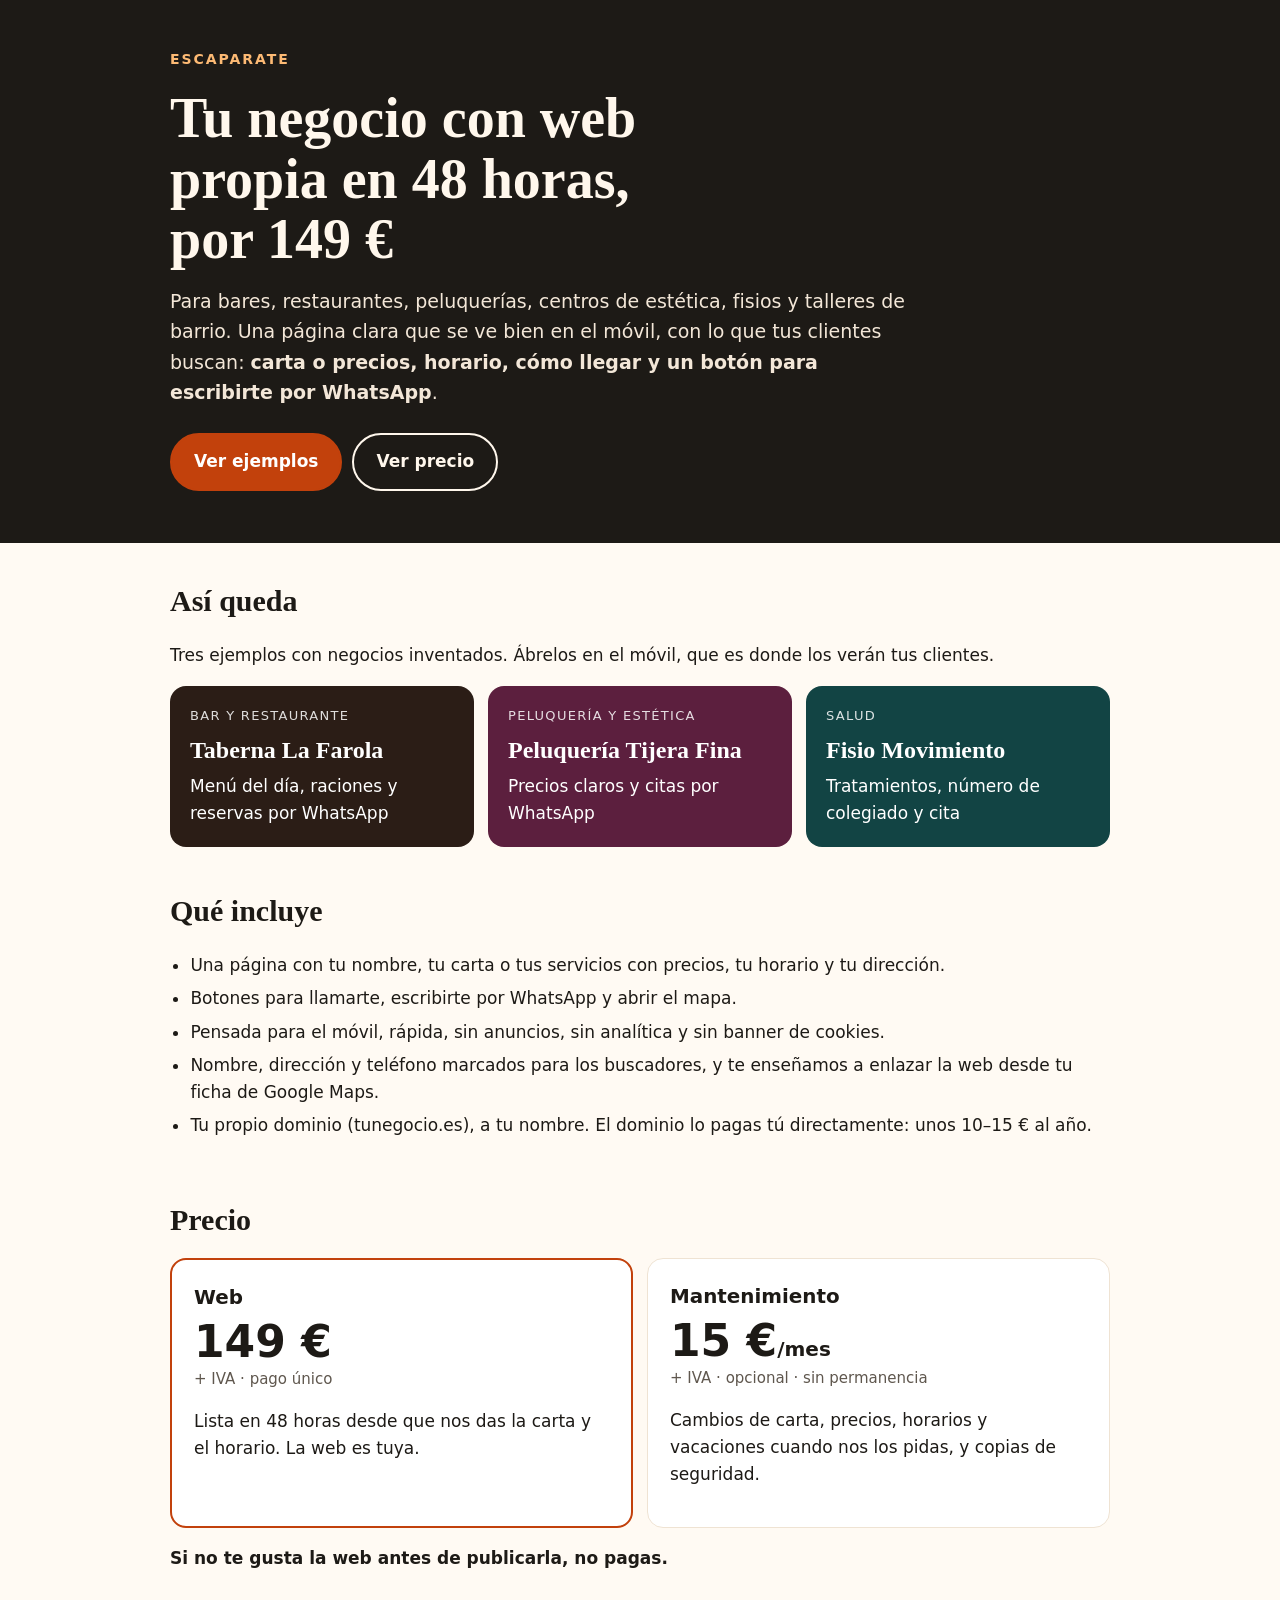
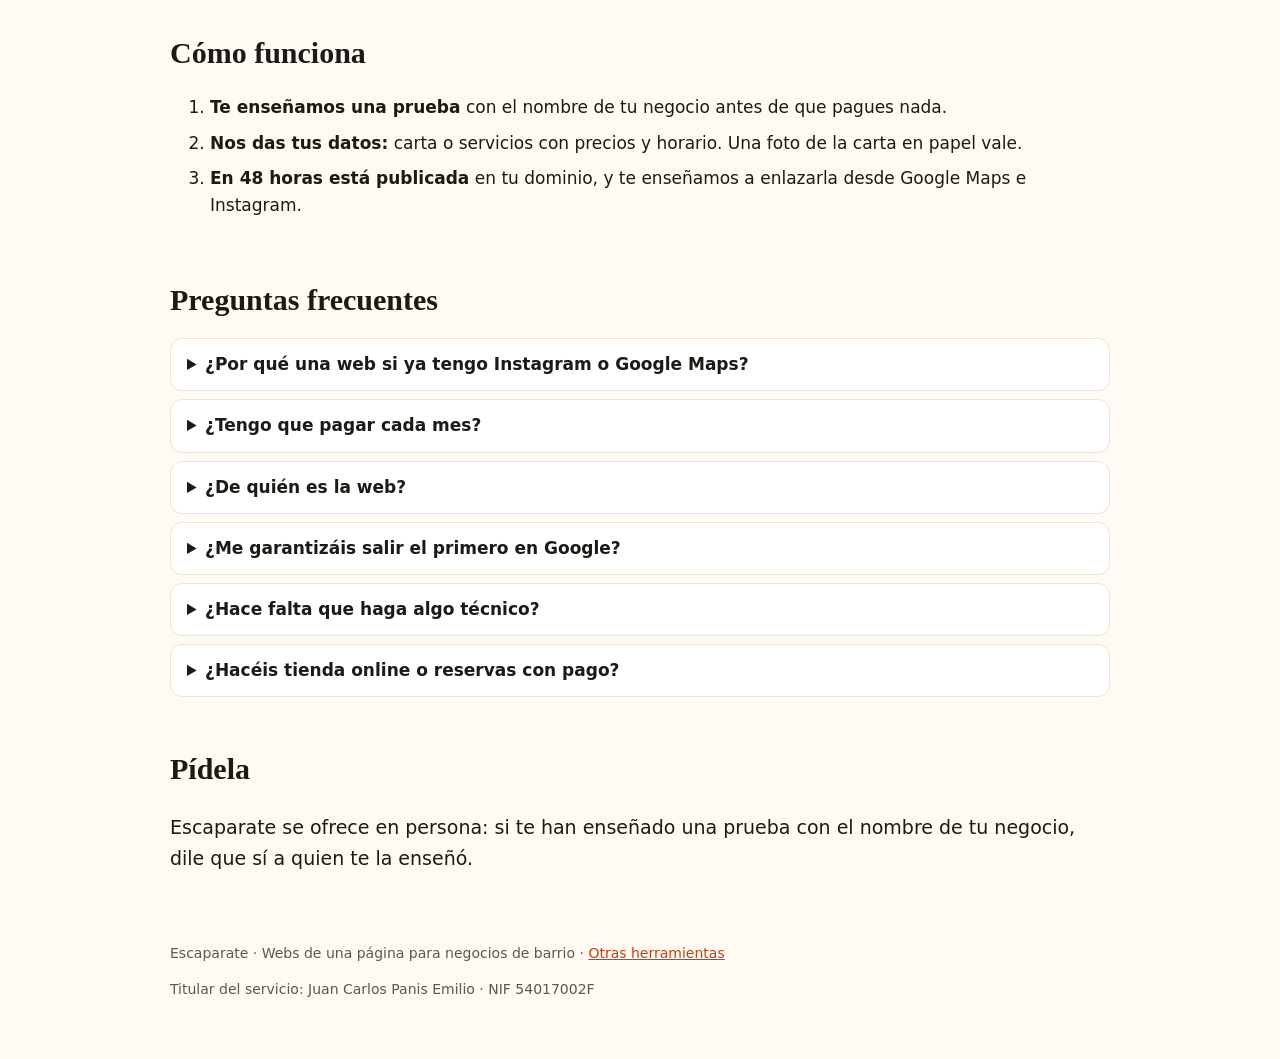
<file: index.html>
<!doctype html>
<html lang="es"><head><meta charset="utf-8"><meta http-equiv="Content-Security-Policy" content="default-src 'none'; style-src 'self'; img-src 'self' data:; base-uri 'none'; form-action 'none'"><meta name="viewport" content="width=device-width,initial-scale=1"><meta name="robots" content="noindex,follow"><meta name="google-site-verification" content="yU-MmDAEv0MF0oqv6WEPJR-Wn4J0yyzl8J-dgcel0is">
<title>Página web para bares, peluquerías y fisios por 149 € | Escaparate</title>
<meta name="description" content="Web de una página para tu negocio de barrio en 48 horas: carta o servicios, horario, mapa y botón de WhatsApp. 149 € + IVA, pago único. La web y el dominio son tuyos.">
<link rel="canonical" href="https://paniset.github.io/escaparate/"><meta property="og:type" content="website"><meta property="og:title" content="Tu negocio con web propia en 48 horas por 149 €"><meta property="og:description" content="Carta o servicios, horario, mapa y botón de WhatsApp. Pago único, sin permanencia."><meta property="og:url" content="https://paniset.github.io/escaparate/"><meta property="og:locale" content="es_ES"><link rel="icon" href="data:,"><link rel="stylesheet" href="style.css">
<script type="application/ld+json">{"@context":"https://schema.org","@type":"Service","name":"Escaparate: página web para negocios de barrio","serviceType":"Diseño de página web","areaServed":"Madrid","url":"https://paniset.github.io/escaparate/","offers":[{"@type":"Offer","name":"Web de una página","price":"149","priceCurrency":"EUR","description":"Pago único, IVA no incluido"},{"@type":"Offer","name":"Mantenimiento","price":"15","priceCurrency":"EUR","description":"Al mes, opcional, IVA no incluido"}]}</script></head>
<body>
<header class="hero"><div class="env">
<p class="marca">Escaparate</p>
<h1>Tu negocio con web propia en 48 horas, por 149 €</h1>
<p class="lead">Para bares, restaurantes, peluquerías, centros de estética, fisios y talleres de barrio. Una página clara que se ve bien en el móvil, con lo que tus clientes buscan: <strong>carta o precios, horario, cómo llegar y un botón para escribirte por WhatsApp</strong>.</p>
<p class="acciones"><a class="btn" href="#demos">Ver ejemplos</a><a class="btn sec" href="#precio">Ver precio</a></p>
</div></header>
<main class="env">
<section id="demos"><h2>Así queda</h2>
<p>Tres ejemplos con negocios inventados. Ábrelos en el móvil, que es donde los verán tus clientes.</p>
<div class="tarjetas">
<a class="tarjeta t-bar" href="demos/bar/"><span class="etq">Bar y restaurante</span><strong>Taberna La Farola</strong><span>Menú del día, raciones y reservas por WhatsApp</span></a>
<a class="tarjeta t-pelu" href="demos/peluqueria/"><span class="etq">Peluquería y estética</span><strong>Peluquería Tijera Fina</strong><span>Precios claros y citas por WhatsApp</span></a>
<a class="tarjeta t-fisio" href="demos/fisio/"><span class="etq">Salud</span><strong>Fisio Movimiento</strong><span>Tratamientos, número de colegiado y cita</span></a>
</div></section>

<section><h2>Qué incluye</h2>
<ul class="check">
<li>Una página con tu nombre, tu carta o tus servicios con precios, tu horario y tu dirección.</li>
<li>Botones para llamarte, escribirte por WhatsApp y abrir el mapa.</li>
<li>Pensada para el móvil, rápida, sin anuncios, sin analítica y sin banner de cookies.</li>
<li>Nombre, dirección y teléfono marcados para los buscadores, y te enseñamos a enlazar la web desde tu ficha de Google Maps.</li>
<li>Tu propio dominio (tunegocio.es), a tu nombre. El dominio lo pagas tú directamente: unos 10–15 € al año.</li>
</ul></section>

<section id="precio" class="precio"><h2>Precio</h2>
<div class="planes">
<div class="plan destacado"><h3>Web</h3><p class="cifra">149 €</p><p class="nota">+ IVA · pago único</p><p>Lista en 48 horas desde que nos das la carta y el horario. La web es tuya.</p></div>
<div class="plan"><h3>Mantenimiento</h3><p class="cifra">15 €<small>/mes</small></p><p class="nota">+ IVA · opcional · sin permanencia</p><p>Cambios de carta, precios, horarios y vacaciones cuando nos los pidas, y copias de seguridad.</p></div>
</div>
<p class="sin">Si no te gusta la web antes de publicarla, no pagas.</p></section>

<section><h2>Cómo funciona</h2>
<ol class="pasos">
<li><strong>Te enseñamos una prueba</strong> con el nombre de tu negocio antes de que pagues nada.</li>
<li><strong>Nos das tus datos:</strong> carta o servicios con precios y horario. Una foto de la carta en papel vale.</li>
<li><strong>En 48 horas está publicada</strong> en tu dominio, y te enseñamos a enlazarla desde Google Maps e Instagram.</li>
</ol></section>

<section><h2>Preguntas frecuentes</h2>
<details><summary>¿Por qué una web si ya tengo Instagram o Google Maps?</summary><p>Porque mucha gente busca la carta, los precios o el horario antes de ir, y en Instagram cuesta encontrarlos. La web lo pone en una sola pantalla, y Google Maps puede enlazarla desde tu ficha.</p></details>
<details><summary>¿Tengo que pagar cada mes?</summary><p>No. La web se paga una vez y no se renueva: el segundo año no hay cuota escondida. El mantenimiento es opcional, sin permanencia, y se deja con un WhatsApp; se acaba a final de mes y la web sigue publicada. Sin él, los cambios sueltos cuestan 20 € cada uno.</p></details>
<details><summary>¿De quién es la web?</summary><p>Tuya. El dominio va a tu nombre y, al pagar, te damos los archivos de la web: puedes llevarla a otro sitio sin pedirnos permiso. Nunca te pedimos tus contraseñas.</p></details>
<details><summary>¿Me garantizáis salir el primero en Google?</summary><p>No, y desconfía de quien te lo prometa. Te dejamos una web clara y rápida, con tu nombre, dirección y teléfono bien marcados para los buscadores, enlazada desde tu ficha de Google Maps.</p></details>
<details><summary>¿Hace falta que haga algo técnico?</summary><p>No. Solo nos mandas los datos y das el visto bueno.</p></details>
<details><summary>¿Hacéis tienda online o reservas con pago?</summary><p>No en este plan. Es una web de presentación con contacto directo por teléfono y WhatsApp.</p></details>
</section>

<section id="contacto" class="contacto"><h2>Pídela</h2>
<p>Escaparate se ofrece en persona: si te han enseñado una prueba con el nombre de tu negocio, dile que sí a quien te la enseñó.</p>
</section>
</main>
<footer class="env pie"><p>Escaparate · Webs de una página para negocios de barrio · <a href="https://paniset.github.io/">Otras herramientas</a></p><p>Titular del servicio: Juan Carlos Panis Emilio · NIF 54017002F</p></footer>
</body></html>
</file>
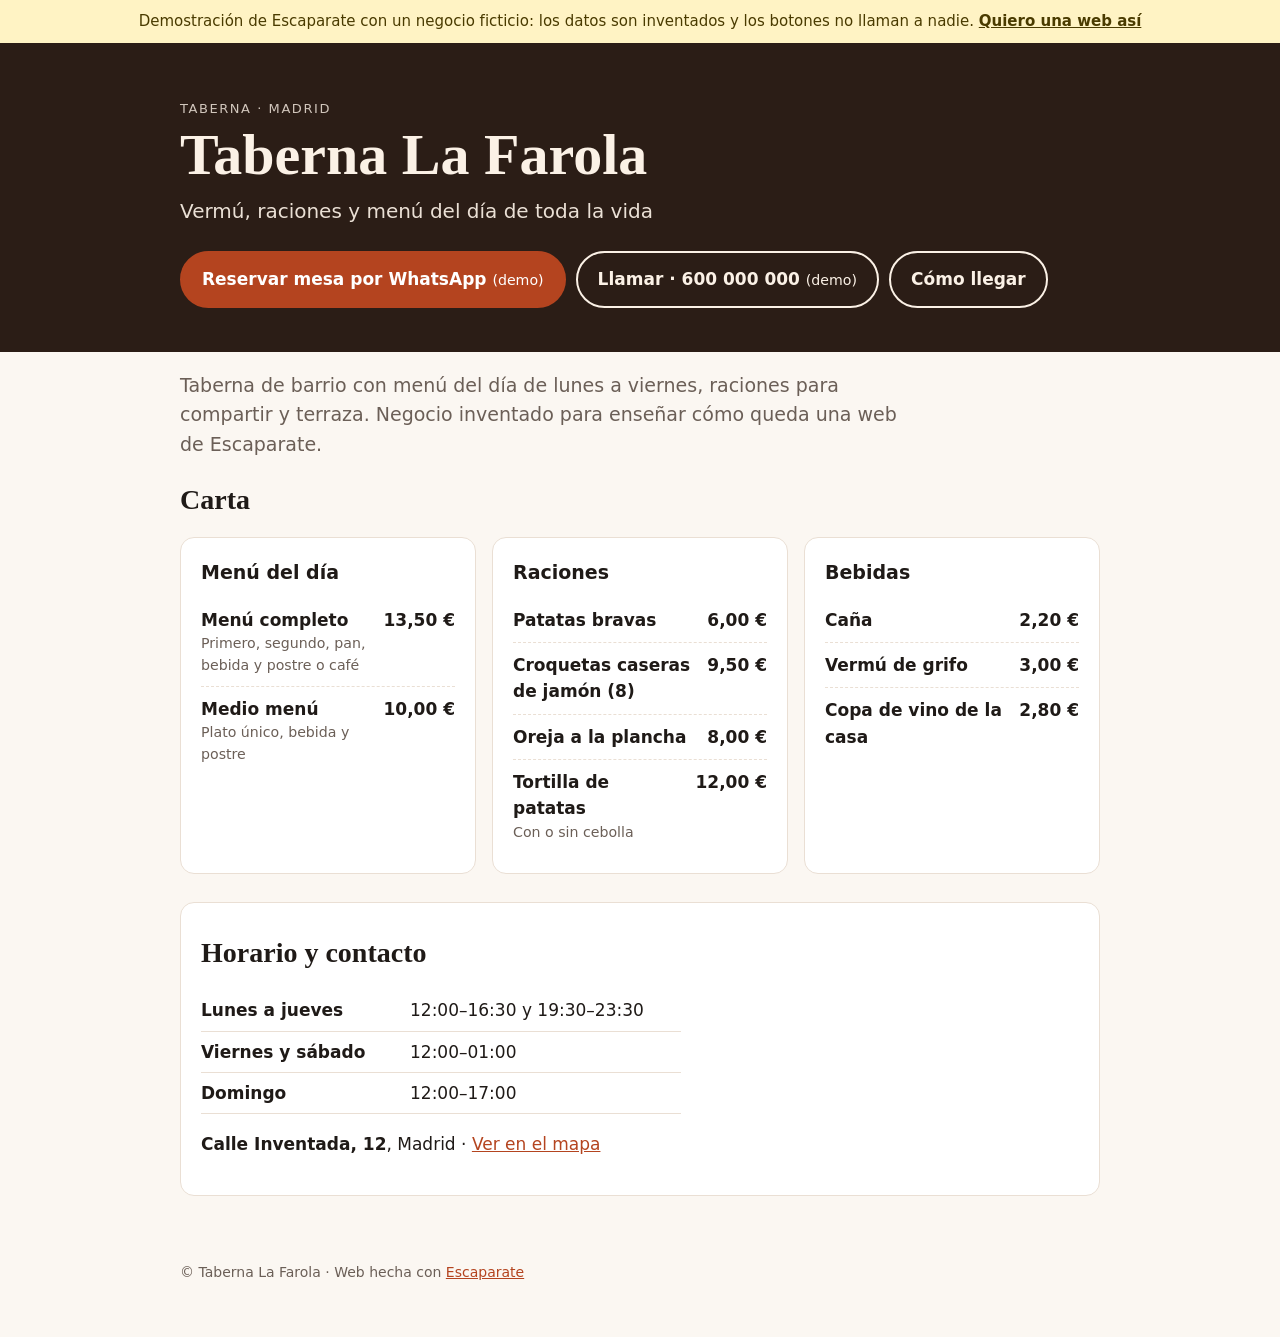
<file: demos/bar/index.html>
<!doctype html>
<html lang="es"><head><meta charset="utf-8"><meta http-equiv="Content-Security-Policy" content="default-src 'none'; style-src 'self'; img-src 'self' data:; base-uri 'none'; form-action 'none'"><meta name="viewport" content="width=device-width,initial-scale=1">
<meta name="robots" content="noindex,nofollow"><title>Taberna La Farola · Vermú, raciones y menú del día de toda la vida</title><meta name="description" content="Taberna de barrio con menú del día de lunes a viernes, raciones para compartir y terraza. Negocio inventado para enseñar cómo queda una web de Escaparate."><meta property="og:title" content="Taberna La Farola"><meta property="og:description" content="Taberna de barrio con menú del día de lunes a viernes, raciones para compartir y terraza. Negocio inventado para enseñar cómo queda una web de Escaparate."><meta property="og:locale" content="es_ES"><link rel="icon" href="data:,"><link rel="stylesheet" href="estilo.css">
<script type="application/ld+json">{"@context": "https://schema.org", "@type": "Restaurant", "name": "Taberna La Farola", "telephone": "+34600000000", "address": {"@type": "PostalAddress", "streetAddress": "Calle Inventada, 12", "addressLocality": "Madrid", "addressCountry": "ES"}, "priceRange": "€€"}</script></head>
<body class="s-hosteleria"><p class="aviso" role="note">Demostración de Escaparate con un negocio ficticio: los datos son inventados y los botones no llaman a nadie. <a href="https://paniset.github.io/escaparate/">Quiero una web así</a></p>
<header class="hero"><div class="envoltura"><p class="kicker">Taberna · Madrid</p><h1>Taberna La Farola</h1>
<p class="eslogan">Vermú, raciones y menú del día de toda la vida</p>
<div class="acciones"><span class="btn">Reservar mesa por WhatsApp <small>(demo)</small></span><span class="btn btn-sec">Llamar · 600 000 000 <small>(demo)</small></span><a class="btn btn-sec" href="https://www.google.com/maps/search/?api=1&query=Taberna%20La%20Farola%2C%20Calle%20Inventada%2C%2012%2C%20Madrid">Cómo llegar</a></div></div></header>
<main class="envoltura">
<section class="intro"><p>Taberna de barrio con menú del día de lunes a viernes, raciones para compartir y terraza. Negocio inventado para enseñar cómo queda una web de Escaparate.</p></section>
<h2 id="carta">Carta</h2>
<div class="rejilla"><section class="bloque"><h3>Menú del día</h3><ul class="lista"><li><span class="item"><strong>Menú completo</strong><small>Primero, segundo, pan, bebida y postre o café</small></span><span class="precio">13,50 €</span></li><li><span class="item"><strong>Medio menú</strong><small>Plato único, bebida y postre</small></span><span class="precio">10,00 €</span></li></ul></section><section class="bloque"><h3>Raciones</h3><ul class="lista"><li><span class="item"><strong>Patatas bravas</strong></span><span class="precio">6,00 €</span></li><li><span class="item"><strong>Croquetas caseras de jamón (8)</strong></span><span class="precio">9,50 €</span></li><li><span class="item"><strong>Oreja a la plancha</strong></span><span class="precio">8,00 €</span></li><li><span class="item"><strong>Tortilla de patatas</strong><small>Con o sin cebolla</small></span><span class="precio">12,00 €</span></li></ul></section><section class="bloque"><h3>Bebidas</h3><ul class="lista"><li><span class="item"><strong>Caña</strong></span><span class="precio">2,20 €</span></li><li><span class="item"><strong>Vermú de grifo</strong></span><span class="precio">3,00 €</span></li><li><span class="item"><strong>Copa de vino de la casa</strong></span><span class="precio">2,80 €</span></li></ul></section></div>

<section class="bloque contacto" id="contacto"><h2>Horario y contacto</h2><table class="horario"><tr><th scope="row">Lunes a jueves</th><td>12:00–16:30 y 19:30–23:30</td></tr><tr><th scope="row">Viernes y sábado</th><td>12:00–01:00</td></tr><tr><th scope="row">Domingo</th><td>12:00–17:00</td></tr></table>
<p class="dir"><strong>Calle Inventada, 12</strong>, Madrid · <a href="https://www.google.com/maps/search/?api=1&query=Taberna%20La%20Farola%2C%20Calle%20Inventada%2C%2012%2C%20Madrid">Ver en el mapa</a></p>
</section>
</main>
<footer class="envoltura pie"><p>© Taberna La Farola · Web hecha con <a href="https://paniset.github.io/escaparate/">Escaparate</a></p></footer>
</body></html>
</file>
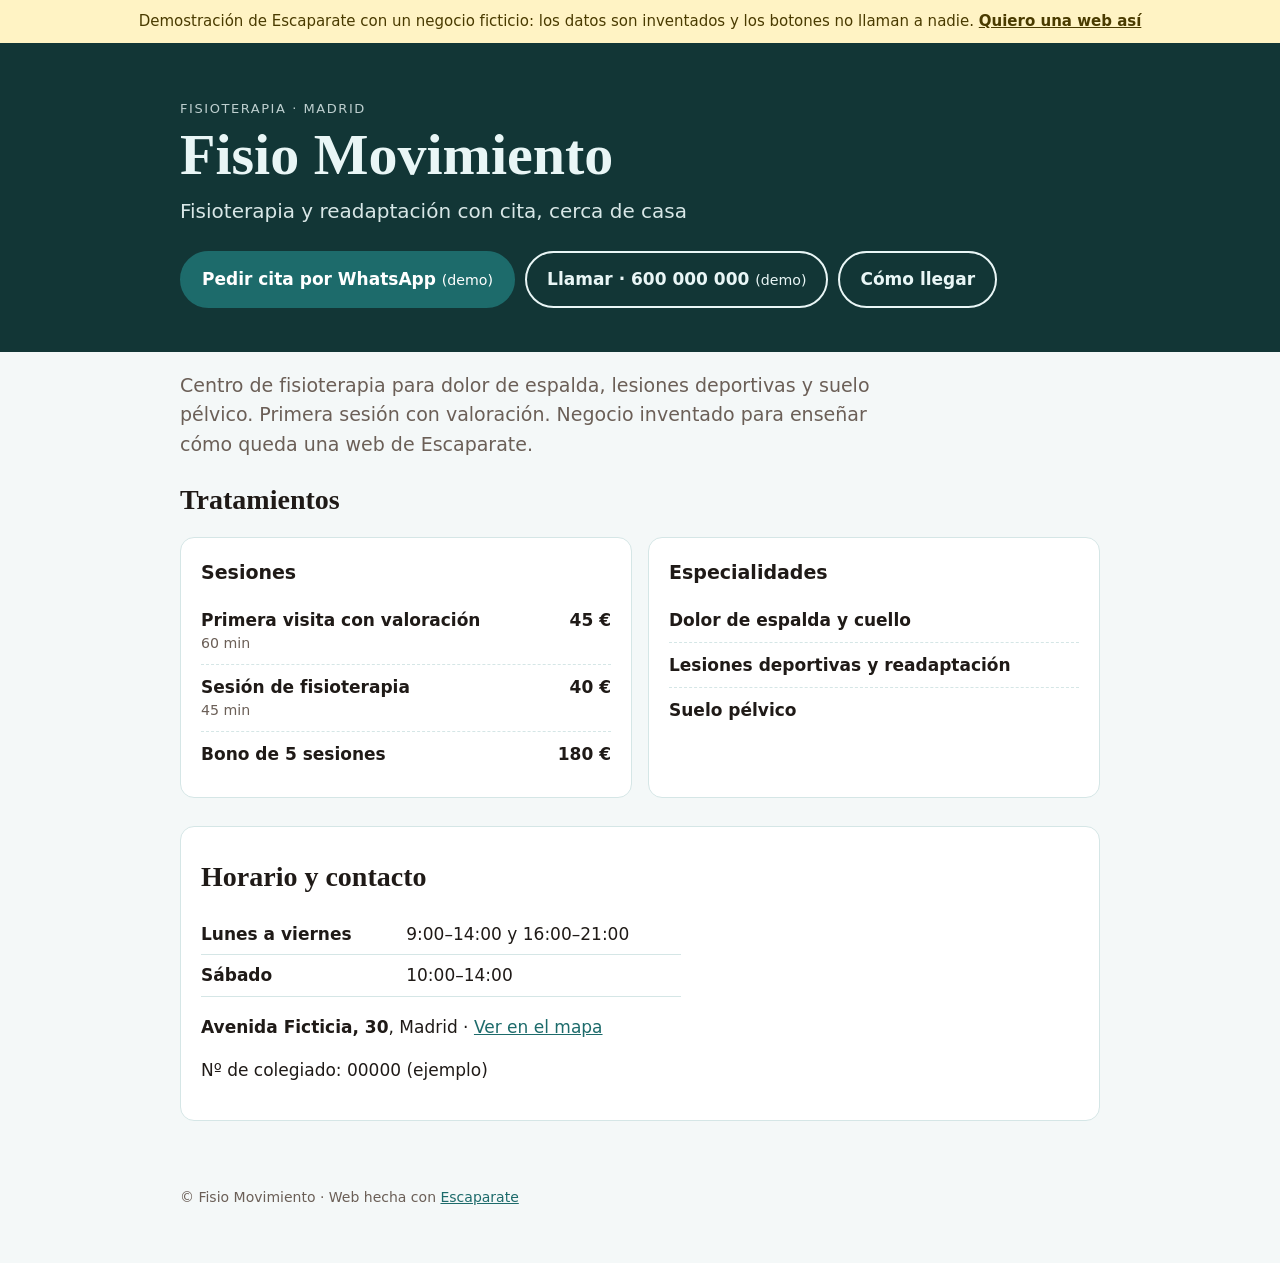
<file: demos/fisio/index.html>
<!doctype html>
<html lang="es"><head><meta charset="utf-8"><meta http-equiv="Content-Security-Policy" content="default-src 'none'; style-src 'self'; img-src 'self' data:; base-uri 'none'; form-action 'none'"><meta name="viewport" content="width=device-width,initial-scale=1">
<meta name="robots" content="noindex,nofollow"><title>Fisio Movimiento · Fisioterapia y readaptación con cita, cerca de casa</title><meta name="description" content="Centro de fisioterapia para dolor de espalda, lesiones deportivas y suelo pélvico. Primera sesión con valoración. Negocio inventado para enseñar cómo queda una web de Escaparate."><meta property="og:title" content="Fisio Movimiento"><meta property="og:description" content="Centro de fisioterapia para dolor de espalda, lesiones deportivas y suelo pélvico. Primera sesión con valoración. Negocio inventado para enseñar cómo queda una web de Escaparate."><meta property="og:locale" content="es_ES"><link rel="icon" href="data:,"><link rel="stylesheet" href="estilo.css">
<script type="application/ld+json">{"@context": "https://schema.org", "@type": "MedicalBusiness", "name": "Fisio Movimiento", "telephone": "+34600000000", "address": {"@type": "PostalAddress", "streetAddress": "Avenida Ficticia, 30", "addressLocality": "Madrid", "addressCountry": "ES"}}</script></head>
<body class="s-salud"><p class="aviso" role="note">Demostración de Escaparate con un negocio ficticio: los datos son inventados y los botones no llaman a nadie. <a href="https://paniset.github.io/escaparate/">Quiero una web así</a></p>
<header class="hero"><div class="envoltura"><p class="kicker">Fisioterapia · Madrid</p><h1>Fisio Movimiento</h1>
<p class="eslogan">Fisioterapia y readaptación con cita, cerca de casa</p>
<div class="acciones"><span class="btn">Pedir cita por WhatsApp <small>(demo)</small></span><span class="btn btn-sec">Llamar · 600 000 000 <small>(demo)</small></span><a class="btn btn-sec" href="https://www.google.com/maps/search/?api=1&query=Fisio%20Movimiento%2C%20Avenida%20Ficticia%2C%2030%2C%20Madrid">Cómo llegar</a></div></div></header>
<main class="envoltura">
<section class="intro"><p>Centro de fisioterapia para dolor de espalda, lesiones deportivas y suelo pélvico. Primera sesión con valoración. Negocio inventado para enseñar cómo queda una web de Escaparate.</p></section>
<h2 id="carta">Tratamientos</h2>
<div class="rejilla"><section class="bloque"><h3>Sesiones</h3><ul class="lista"><li><span class="item"><strong>Primera visita con valoración</strong><small>60 min</small></span><span class="precio">45 €</span></li><li><span class="item"><strong>Sesión de fisioterapia</strong><small>45 min</small></span><span class="precio">40 €</span></li><li><span class="item"><strong>Bono de 5 sesiones</strong></span><span class="precio">180 €</span></li></ul></section><section class="bloque"><h3>Especialidades</h3><ul class="lista"><li><span class="item"><strong>Dolor de espalda y cuello</strong></span></li><li><span class="item"><strong>Lesiones deportivas y readaptación</strong></span></li><li><span class="item"><strong>Suelo pélvico</strong></span></li></ul></section></div>

<section class="bloque contacto" id="contacto"><h2>Horario y contacto</h2><table class="horario"><tr><th scope="row">Lunes a viernes</th><td>9:00–14:00 y 16:00–21:00</td></tr><tr><th scope="row">Sábado</th><td>10:00–14:00</td></tr></table>
<p class="dir"><strong>Avenida Ficticia, 30</strong>, Madrid · <a href="https://www.google.com/maps/search/?api=1&query=Fisio%20Movimiento%2C%20Avenida%20Ficticia%2C%2030%2C%20Madrid">Ver en el mapa</a></p>
<p class="extra"><span>Nº de colegiado: 00000 (ejemplo)</span></p></section>
</main>
<footer class="envoltura pie"><p>© Fisio Movimiento · Web hecha con <a href="https://paniset.github.io/escaparate/">Escaparate</a></p></footer>
</body></html>
</file>
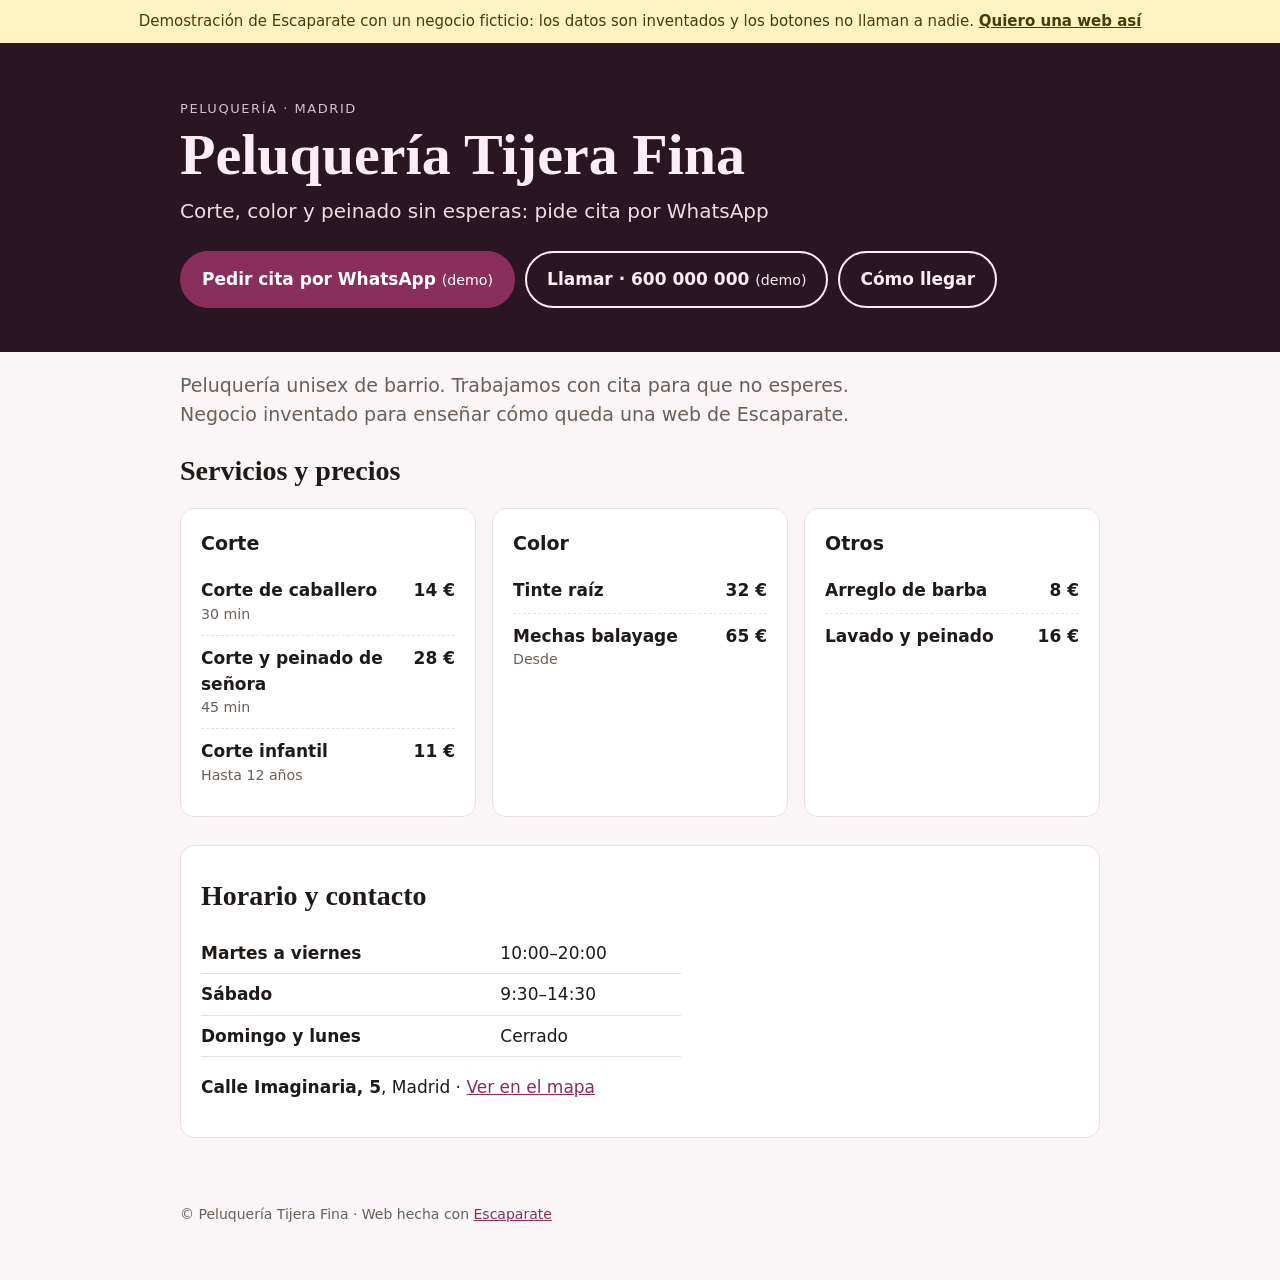
<file: demos/peluqueria/index.html>
<!doctype html>
<html lang="es"><head><meta charset="utf-8"><meta http-equiv="Content-Security-Policy" content="default-src 'none'; style-src 'self'; img-src 'self' data:; base-uri 'none'; form-action 'none'"><meta name="viewport" content="width=device-width,initial-scale=1">
<meta name="robots" content="noindex,nofollow"><title>Peluquería Tijera Fina · Corte, color y peinado sin esperas: pide cita por WhatsApp</title><meta name="description" content="Peluquería unisex de barrio. Trabajamos con cita para que no esperes. Negocio inventado para enseñar cómo queda una web de Escaparate."><meta property="og:title" content="Peluquería Tijera Fina"><meta property="og:description" content="Peluquería unisex de barrio. Trabajamos con cita para que no esperes. Negocio inventado para enseñar cómo queda una web de Escaparate."><meta property="og:locale" content="es_ES"><link rel="icon" href="data:,"><link rel="stylesheet" href="estilo.css">
<script type="application/ld+json">{"@context": "https://schema.org", "@type": "HairSalon", "name": "Peluquería Tijera Fina", "telephone": "+34600000000", "address": {"@type": "PostalAddress", "streetAddress": "Calle Imaginaria, 5", "addressLocality": "Madrid", "addressCountry": "ES"}}</script></head>
<body class="s-belleza"><p class="aviso" role="note">Demostración de Escaparate con un negocio ficticio: los datos son inventados y los botones no llaman a nadie. <a href="https://paniset.github.io/escaparate/">Quiero una web así</a></p>
<header class="hero"><div class="envoltura"><p class="kicker">Peluquería · Madrid</p><h1>Peluquería Tijera Fina</h1>
<p class="eslogan">Corte, color y peinado sin esperas: pide cita por WhatsApp</p>
<div class="acciones"><span class="btn">Pedir cita por WhatsApp <small>(demo)</small></span><span class="btn btn-sec">Llamar · 600 000 000 <small>(demo)</small></span><a class="btn btn-sec" href="https://www.google.com/maps/search/?api=1&query=Peluquer%C3%ADa%20Tijera%20Fina%2C%20Calle%20Imaginaria%2C%205%2C%20Madrid">Cómo llegar</a></div></div></header>
<main class="envoltura">
<section class="intro"><p>Peluquería unisex de barrio. Trabajamos con cita para que no esperes. Negocio inventado para enseñar cómo queda una web de Escaparate.</p></section>
<h2 id="carta">Servicios y precios</h2>
<div class="rejilla"><section class="bloque"><h3>Corte</h3><ul class="lista"><li><span class="item"><strong>Corte de caballero</strong><small>30 min</small></span><span class="precio">14 €</span></li><li><span class="item"><strong>Corte y peinado de señora</strong><small>45 min</small></span><span class="precio">28 €</span></li><li><span class="item"><strong>Corte infantil</strong><small>Hasta 12 años</small></span><span class="precio">11 €</span></li></ul></section><section class="bloque"><h3>Color</h3><ul class="lista"><li><span class="item"><strong>Tinte raíz</strong></span><span class="precio">32 €</span></li><li><span class="item"><strong>Mechas balayage</strong><small>Desde</small></span><span class="precio">65 €</span></li></ul></section><section class="bloque"><h3>Otros</h3><ul class="lista"><li><span class="item"><strong>Arreglo de barba</strong></span><span class="precio">8 €</span></li><li><span class="item"><strong>Lavado y peinado</strong></span><span class="precio">16 €</span></li></ul></section></div>

<section class="bloque contacto" id="contacto"><h2>Horario y contacto</h2><table class="horario"><tr><th scope="row">Martes a viernes</th><td>10:00–20:00</td></tr><tr><th scope="row">Sábado</th><td>9:30–14:30</td></tr><tr><th scope="row">Domingo y lunes</th><td>Cerrado</td></tr></table>
<p class="dir"><strong>Calle Imaginaria, 5</strong>, Madrid · <a href="https://www.google.com/maps/search/?api=1&query=Peluquer%C3%ADa%20Tijera%20Fina%2C%20Calle%20Imaginaria%2C%205%2C%20Madrid">Ver en el mapa</a></p>
</section>
</main>
<footer class="envoltura pie"><p>© Peluquería Tijera Fina · Web hecha con <a href="https://paniset.github.io/escaparate/">Escaparate</a></p></footer>
</body></html>
</file>
<file: style.css>
:root{--fondo:#fffaf3;--tinta:#1d1a16;--suave:#5f574e;--acento:#c2410c;--linea:#efe3d3;--oscuro:#1d1a16}
*{box-sizing:border-box}
html{-webkit-text-size-adjust:100%}
body{margin:0;background:var(--fondo);color:var(--tinta);font:17px/1.6 system-ui,-apple-system,"Segoe UI",Roboto,sans-serif}
.env{max-width:980px;margin:0 auto;padding:0 20px}
a{color:var(--acento)}
a:focus-visible,summary:focus-visible{outline:3px solid #f2b705;outline-offset:2px}
.hero{background:var(--oscuro);color:#fff7ec;padding:48px 0 52px}
.marca{margin:0 0 18px;font-weight:800;letter-spacing:.14em;text-transform:uppercase;font-size:14px;color:#fdba74}
h1{font-family:Georgia,"Times New Roman",serif;font-size:clamp(32px,7vw,56px);line-height:1.08;margin:0 0 16px;max-width:18ch}
.lead{font-size:19px;max-width:62ch;margin:0 0 26px;color:#f3e7d8}
.acciones{display:flex;flex-wrap:wrap;gap:10px;margin:0}
.btn{display:inline-block;padding:13px 22px;border-radius:999px;background:var(--acento);color:#fff;text-decoration:none;font-weight:700;border:2px solid var(--acento)}
.btn.sec{background:transparent;color:#fff7ec;border-color:#fff7ec}
main section{padding:34px 0 6px}
h2{font-family:Georgia,serif;font-size:30px;margin:0 0 14px}
.tarjetas{display:grid;gap:14px;grid-template-columns:repeat(auto-fit,minmax(min(100%,260px),1fr))}
.tarjeta{display:flex;flex-direction:column;gap:4px;padding:20px;border-radius:16px;text-decoration:none;color:#fff;min-height:150px;justify-content:flex-end}
.tarjeta strong{font-family:Georgia,serif;font-size:24px}
.tarjeta .etq{font-size:13px;text-transform:uppercase;letter-spacing:.1em;opacity:.85}
.t-bar{background:#2b1d16}.t-pelu{background:#5c1f3e}.t-fisio{background:#124444}
.tarjeta:hover strong{text-decoration:underline}
.check{padding-left:1.2em}.check li{margin:6px 0}
.planes{display:grid;gap:14px;grid-template-columns:repeat(auto-fit,minmax(min(100%,260px),1fr))}
.plan{background:#fff;border:1px solid var(--linea);border-radius:16px;padding:22px}
.plan.destacado{border:2px solid var(--acento)}
.plan h3{margin:0}
.cifra{font-size:44px;font-weight:800;margin:4px 0 0;line-height:1.1}
.cifra small{font-size:20px;font-weight:600}
.nota{margin:0 0 10px;color:var(--suave);font-size:15px}
.sin{font-weight:700}
.pasos li{margin:8px 0}
details{background:#fff;border:1px solid var(--linea);border-radius:12px;padding:12px 16px;margin:8px 0}
summary{cursor:pointer;font-weight:700}
.contacto p{font-size:19px}
.pie{padding:30px 20px 44px;color:var(--suave);font-size:14px}
.btn.sec-claro{background:#fff;color:var(--acento)}
</file>
<file: demos/bar/estilo.css>
:root{--fondo:#fbf7f2;--tinta:#1f1a17;--suave:#6b5f57;--acento:#b4441f;--acento-txt:#fff;--tarjeta:#fff;--linea:#eadfd4;--hero:#2b1d16;--hero-txt:#fbf1e6;--radio:14px}
.s-belleza{--fondo:#faf6f8;--acento:#8a2e5c;--linea:#ecdde5;--hero:#2a1622;--hero-txt:#fbeef5}
.s-salud{--fondo:#f4f8f8;--acento:#1d6b6b;--linea:#d5e6e6;--hero:#123636;--hero-txt:#e9f6f6}
*{box-sizing:border-box}
html{-webkit-text-size-adjust:100%}
body{margin:0;background:var(--fondo);color:var(--tinta);font:17px/1.55 system-ui,-apple-system,"Segoe UI",Roboto,sans-serif}
.envoltura{max-width:960px;margin:0 auto;padding:0 20px}
a{color:var(--acento)}
.aviso{margin:0;padding:10px 20px;background:#fff3c4;color:#4a3b00;font-size:15px;text-align:center}
.aviso a{color:#4a3b00;font-weight:700}
.hero{background:var(--hero);color:var(--hero-txt);padding:56px 0 44px}
.kicker{margin:0 0 6px;text-transform:uppercase;letter-spacing:.12em;font-size:13px;opacity:.8}
h1{font-family:Georgia,"Times New Roman",serif;font-size:clamp(34px,8vw,58px);line-height:1.05;margin:0 0 10px;overflow-wrap:anywhere}
.eslogan{font-size:20px;margin:0 0 24px;opacity:.92}
.acciones{display:flex;flex-wrap:wrap;gap:10px}
.btn{display:inline-block;padding:13px 20px;border-radius:999px;background:var(--acento);color:var(--acento-txt);text-decoration:none;font-weight:700;border:2px solid var(--acento)}
.btn-sec{background:transparent;color:var(--hero-txt);border-color:currentColor}
.btn small{font-weight:400}
.btn:focus-visible,a:focus-visible{outline:3px solid #f2b705;outline-offset:2px}
main{padding:32px 20px 8px}
h2{font-family:Georgia,serif;font-size:28px;margin:8px 0 16px}
h3{margin:0 0 10px;font-size:19px}
.intro p{font-size:19px;color:var(--suave);max-width:60ch}
.rejilla{display:grid;gap:16px;grid-template-columns:repeat(auto-fit,minmax(min(100%,280px),1fr))}
.bloque{background:var(--tarjeta);border:1px solid var(--linea);border-radius:var(--radio);padding:20px}
.lista{list-style:none;margin:0;padding:0}
.lista li{display:flex;justify-content:space-between;gap:12px;padding:9px 0;border-bottom:1px dashed var(--linea)}
.lista li:last-child{border-bottom:0}
.item{display:flex;flex-direction:column;min-width:0}
.item small{color:var(--suave)}
.precio{font-weight:700;white-space:nowrap}
.contacto{margin:28px 0}
.horario{border-collapse:collapse;width:100%;max-width:480px}
.horario th,.horario td{text-align:left;padding:7px 0;border-bottom:1px solid var(--linea)}
.horario th{font-weight:600;padding-right:16px}
.pie{padding:24px 20px 40px;color:var(--suave);font-size:14px}
.idiomas ul{list-style:none;margin:-28px 0 18px;padding:0;display:flex;flex-wrap:wrap;gap:6px}
.idiomas a{display:inline-block;padding:6px 12px;border-radius:999px;color:var(--hero-txt);text-decoration:none;font-size:15px;border:1px solid transparent}
.idiomas a[aria-current]{border-color:currentColor;font-weight:700}
.idiomas a:hover{text-decoration:underline}
.portada{margin:28px 0 0}
.portada img{display:block;width:100%;height:auto;max-height:440px;object-fit:cover;border-radius:var(--radio)}
.galeria{margin:28px 0 0}
.fotos{display:grid;gap:12px;grid-template-columns:repeat(auto-fill,minmax(min(100%,220px),1fr))}
.fotos img{display:block;width:100%;height:auto;aspect-ratio:4/3;object-fit:cover;border-radius:var(--radio);background:var(--linea)}
@media print{.aviso,.acciones,.pie,.galeria,.idiomas{display:none}.hero{background:none;color:#000;padding:0}}
</file>
<file: demos/fisio/estilo.css>
:root{--fondo:#fbf7f2;--tinta:#1f1a17;--suave:#6b5f57;--acento:#b4441f;--acento-txt:#fff;--tarjeta:#fff;--linea:#eadfd4;--hero:#2b1d16;--hero-txt:#fbf1e6;--radio:14px}
.s-belleza{--fondo:#faf6f8;--acento:#8a2e5c;--linea:#ecdde5;--hero:#2a1622;--hero-txt:#fbeef5}
.s-salud{--fondo:#f4f8f8;--acento:#1d6b6b;--linea:#d5e6e6;--hero:#123636;--hero-txt:#e9f6f6}
*{box-sizing:border-box}
html{-webkit-text-size-adjust:100%}
body{margin:0;background:var(--fondo);color:var(--tinta);font:17px/1.55 system-ui,-apple-system,"Segoe UI",Roboto,sans-serif}
.envoltura{max-width:960px;margin:0 auto;padding:0 20px}
a{color:var(--acento)}
.aviso{margin:0;padding:10px 20px;background:#fff3c4;color:#4a3b00;font-size:15px;text-align:center}
.aviso a{color:#4a3b00;font-weight:700}
.hero{background:var(--hero);color:var(--hero-txt);padding:56px 0 44px}
.kicker{margin:0 0 6px;text-transform:uppercase;letter-spacing:.12em;font-size:13px;opacity:.8}
h1{font-family:Georgia,"Times New Roman",serif;font-size:clamp(34px,8vw,58px);line-height:1.05;margin:0 0 10px;overflow-wrap:anywhere}
.eslogan{font-size:20px;margin:0 0 24px;opacity:.92}
.acciones{display:flex;flex-wrap:wrap;gap:10px}
.btn{display:inline-block;padding:13px 20px;border-radius:999px;background:var(--acento);color:var(--acento-txt);text-decoration:none;font-weight:700;border:2px solid var(--acento)}
.btn-sec{background:transparent;color:var(--hero-txt);border-color:currentColor}
.btn small{font-weight:400}
.btn:focus-visible,a:focus-visible{outline:3px solid #f2b705;outline-offset:2px}
main{padding:32px 20px 8px}
h2{font-family:Georgia,serif;font-size:28px;margin:8px 0 16px}
h3{margin:0 0 10px;font-size:19px}
.intro p{font-size:19px;color:var(--suave);max-width:60ch}
.rejilla{display:grid;gap:16px;grid-template-columns:repeat(auto-fit,minmax(min(100%,280px),1fr))}
.bloque{background:var(--tarjeta);border:1px solid var(--linea);border-radius:var(--radio);padding:20px}
.lista{list-style:none;margin:0;padding:0}
.lista li{display:flex;justify-content:space-between;gap:12px;padding:9px 0;border-bottom:1px dashed var(--linea)}
.lista li:last-child{border-bottom:0}
.item{display:flex;flex-direction:column;min-width:0}
.item small{color:var(--suave)}
.precio{font-weight:700;white-space:nowrap}
.contacto{margin:28px 0}
.horario{border-collapse:collapse;width:100%;max-width:480px}
.horario th,.horario td{text-align:left;padding:7px 0;border-bottom:1px solid var(--linea)}
.horario th{font-weight:600;padding-right:16px}
.pie{padding:24px 20px 40px;color:var(--suave);font-size:14px}
.idiomas ul{list-style:none;margin:-28px 0 18px;padding:0;display:flex;flex-wrap:wrap;gap:6px}
.idiomas a{display:inline-block;padding:6px 12px;border-radius:999px;color:var(--hero-txt);text-decoration:none;font-size:15px;border:1px solid transparent}
.idiomas a[aria-current]{border-color:currentColor;font-weight:700}
.idiomas a:hover{text-decoration:underline}
.portada{margin:28px 0 0}
.portada img{display:block;width:100%;height:auto;max-height:440px;object-fit:cover;border-radius:var(--radio)}
.galeria{margin:28px 0 0}
.fotos{display:grid;gap:12px;grid-template-columns:repeat(auto-fill,minmax(min(100%,220px),1fr))}
.fotos img{display:block;width:100%;height:auto;aspect-ratio:4/3;object-fit:cover;border-radius:var(--radio);background:var(--linea)}
@media print{.aviso,.acciones,.pie,.galeria,.idiomas{display:none}.hero{background:none;color:#000;padding:0}}
</file>
<file: demos/peluqueria/estilo.css>
:root{--fondo:#fbf7f2;--tinta:#1f1a17;--suave:#6b5f57;--acento:#b4441f;--acento-txt:#fff;--tarjeta:#fff;--linea:#eadfd4;--hero:#2b1d16;--hero-txt:#fbf1e6;--radio:14px}
.s-belleza{--fondo:#faf6f8;--acento:#8a2e5c;--linea:#ecdde5;--hero:#2a1622;--hero-txt:#fbeef5}
.s-salud{--fondo:#f4f8f8;--acento:#1d6b6b;--linea:#d5e6e6;--hero:#123636;--hero-txt:#e9f6f6}
*{box-sizing:border-box}
html{-webkit-text-size-adjust:100%}
body{margin:0;background:var(--fondo);color:var(--tinta);font:17px/1.55 system-ui,-apple-system,"Segoe UI",Roboto,sans-serif}
.envoltura{max-width:960px;margin:0 auto;padding:0 20px}
a{color:var(--acento)}
.aviso{margin:0;padding:10px 20px;background:#fff3c4;color:#4a3b00;font-size:15px;text-align:center}
.aviso a{color:#4a3b00;font-weight:700}
.hero{background:var(--hero);color:var(--hero-txt);padding:56px 0 44px}
.kicker{margin:0 0 6px;text-transform:uppercase;letter-spacing:.12em;font-size:13px;opacity:.8}
h1{font-family:Georgia,"Times New Roman",serif;font-size:clamp(34px,8vw,58px);line-height:1.05;margin:0 0 10px;overflow-wrap:anywhere}
.eslogan{font-size:20px;margin:0 0 24px;opacity:.92}
.acciones{display:flex;flex-wrap:wrap;gap:10px}
.btn{display:inline-block;padding:13px 20px;border-radius:999px;background:var(--acento);color:var(--acento-txt);text-decoration:none;font-weight:700;border:2px solid var(--acento)}
.btn-sec{background:transparent;color:var(--hero-txt);border-color:currentColor}
.btn small{font-weight:400}
.btn:focus-visible,a:focus-visible{outline:3px solid #f2b705;outline-offset:2px}
main{padding:32px 20px 8px}
h2{font-family:Georgia,serif;font-size:28px;margin:8px 0 16px}
h3{margin:0 0 10px;font-size:19px}
.intro p{font-size:19px;color:var(--suave);max-width:60ch}
.rejilla{display:grid;gap:16px;grid-template-columns:repeat(auto-fit,minmax(min(100%,280px),1fr))}
.bloque{background:var(--tarjeta);border:1px solid var(--linea);border-radius:var(--radio);padding:20px}
.lista{list-style:none;margin:0;padding:0}
.lista li{display:flex;justify-content:space-between;gap:12px;padding:9px 0;border-bottom:1px dashed var(--linea)}
.lista li:last-child{border-bottom:0}
.item{display:flex;flex-direction:column;min-width:0}
.item small{color:var(--suave)}
.precio{font-weight:700;white-space:nowrap}
.contacto{margin:28px 0}
.horario{border-collapse:collapse;width:100%;max-width:480px}
.horario th,.horario td{text-align:left;padding:7px 0;border-bottom:1px solid var(--linea)}
.horario th{font-weight:600;padding-right:16px}
.pie{padding:24px 20px 40px;color:var(--suave);font-size:14px}
.idiomas ul{list-style:none;margin:-28px 0 18px;padding:0;display:flex;flex-wrap:wrap;gap:6px}
.idiomas a{display:inline-block;padding:6px 12px;border-radius:999px;color:var(--hero-txt);text-decoration:none;font-size:15px;border:1px solid transparent}
.idiomas a[aria-current]{border-color:currentColor;font-weight:700}
.idiomas a:hover{text-decoration:underline}
.portada{margin:28px 0 0}
.portada img{display:block;width:100%;height:auto;max-height:440px;object-fit:cover;border-radius:var(--radio)}
.galeria{margin:28px 0 0}
.fotos{display:grid;gap:12px;grid-template-columns:repeat(auto-fill,minmax(min(100%,220px),1fr))}
.fotos img{display:block;width:100%;height:auto;aspect-ratio:4/3;object-fit:cover;border-radius:var(--radio);background:var(--linea)}
@media print{.aviso,.acciones,.pie,.galeria,.idiomas{display:none}.hero{background:none;color:#000;padding:0}}
</file>
